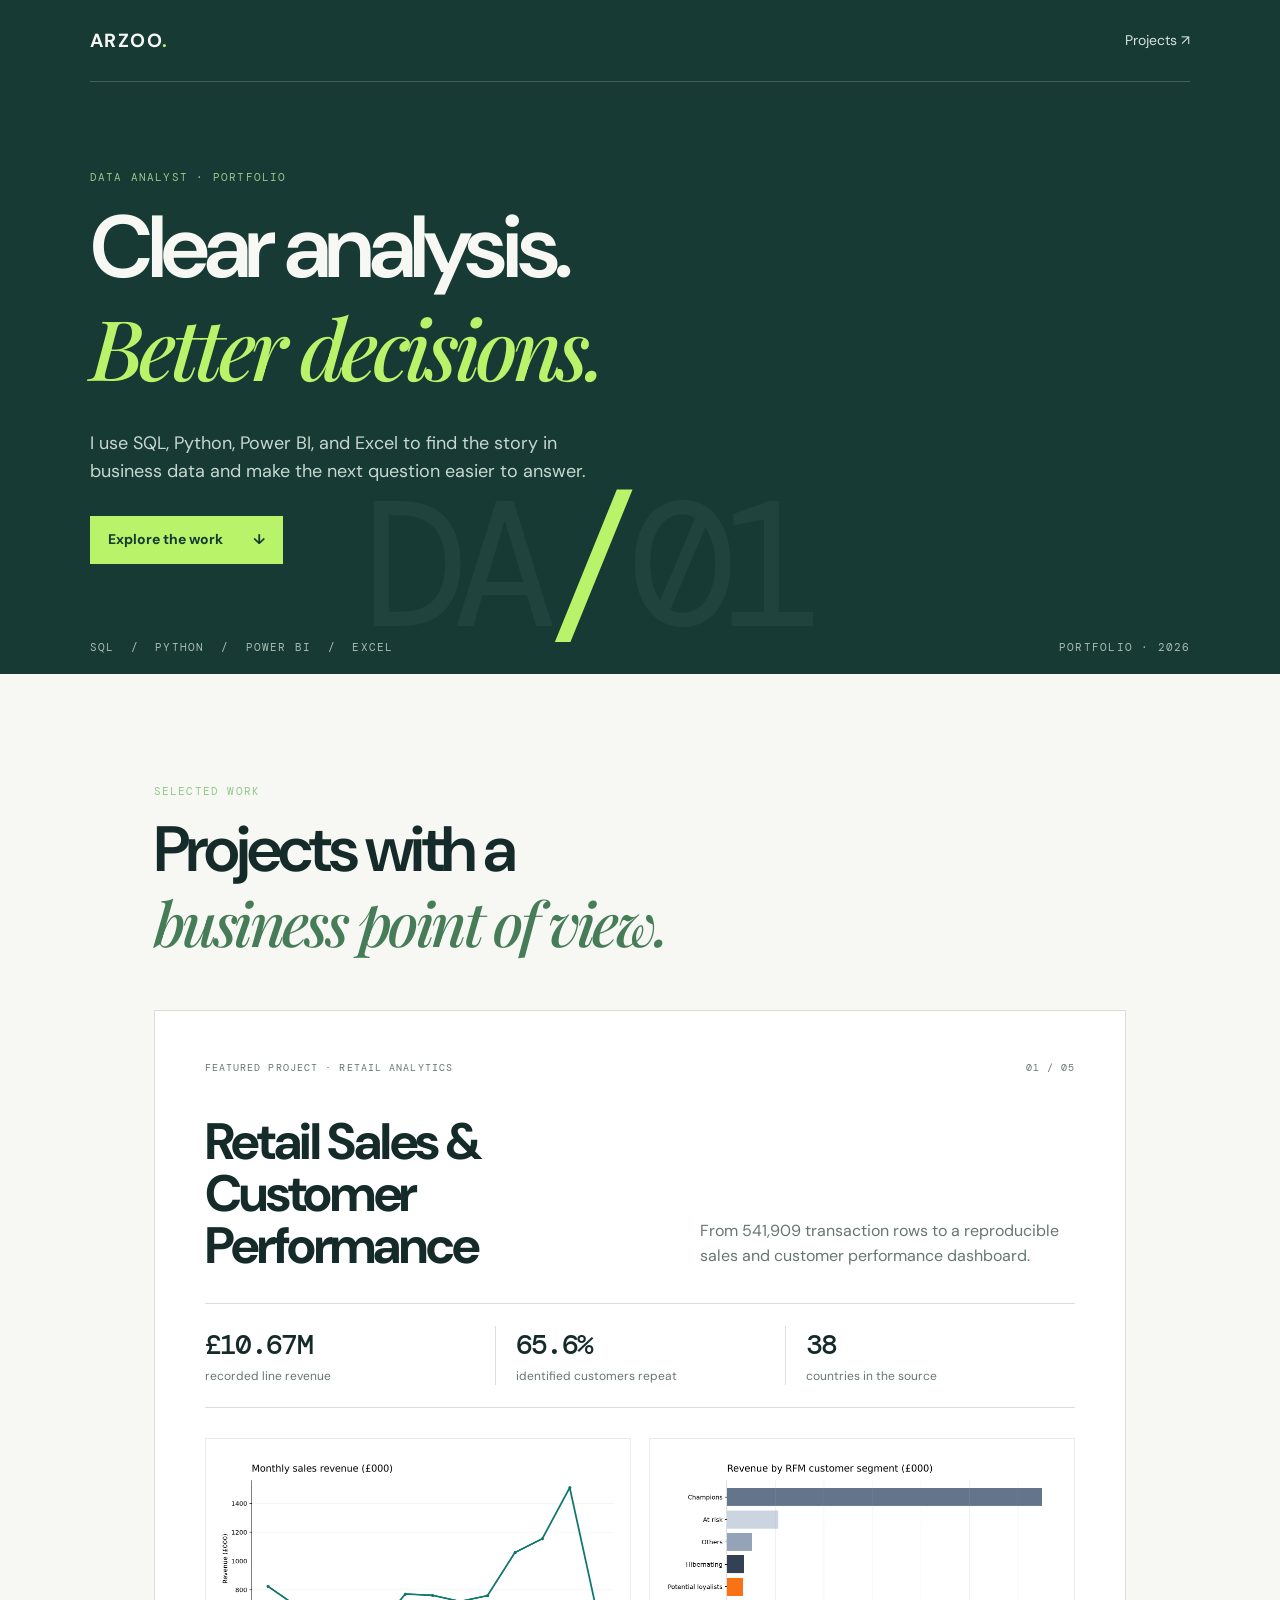
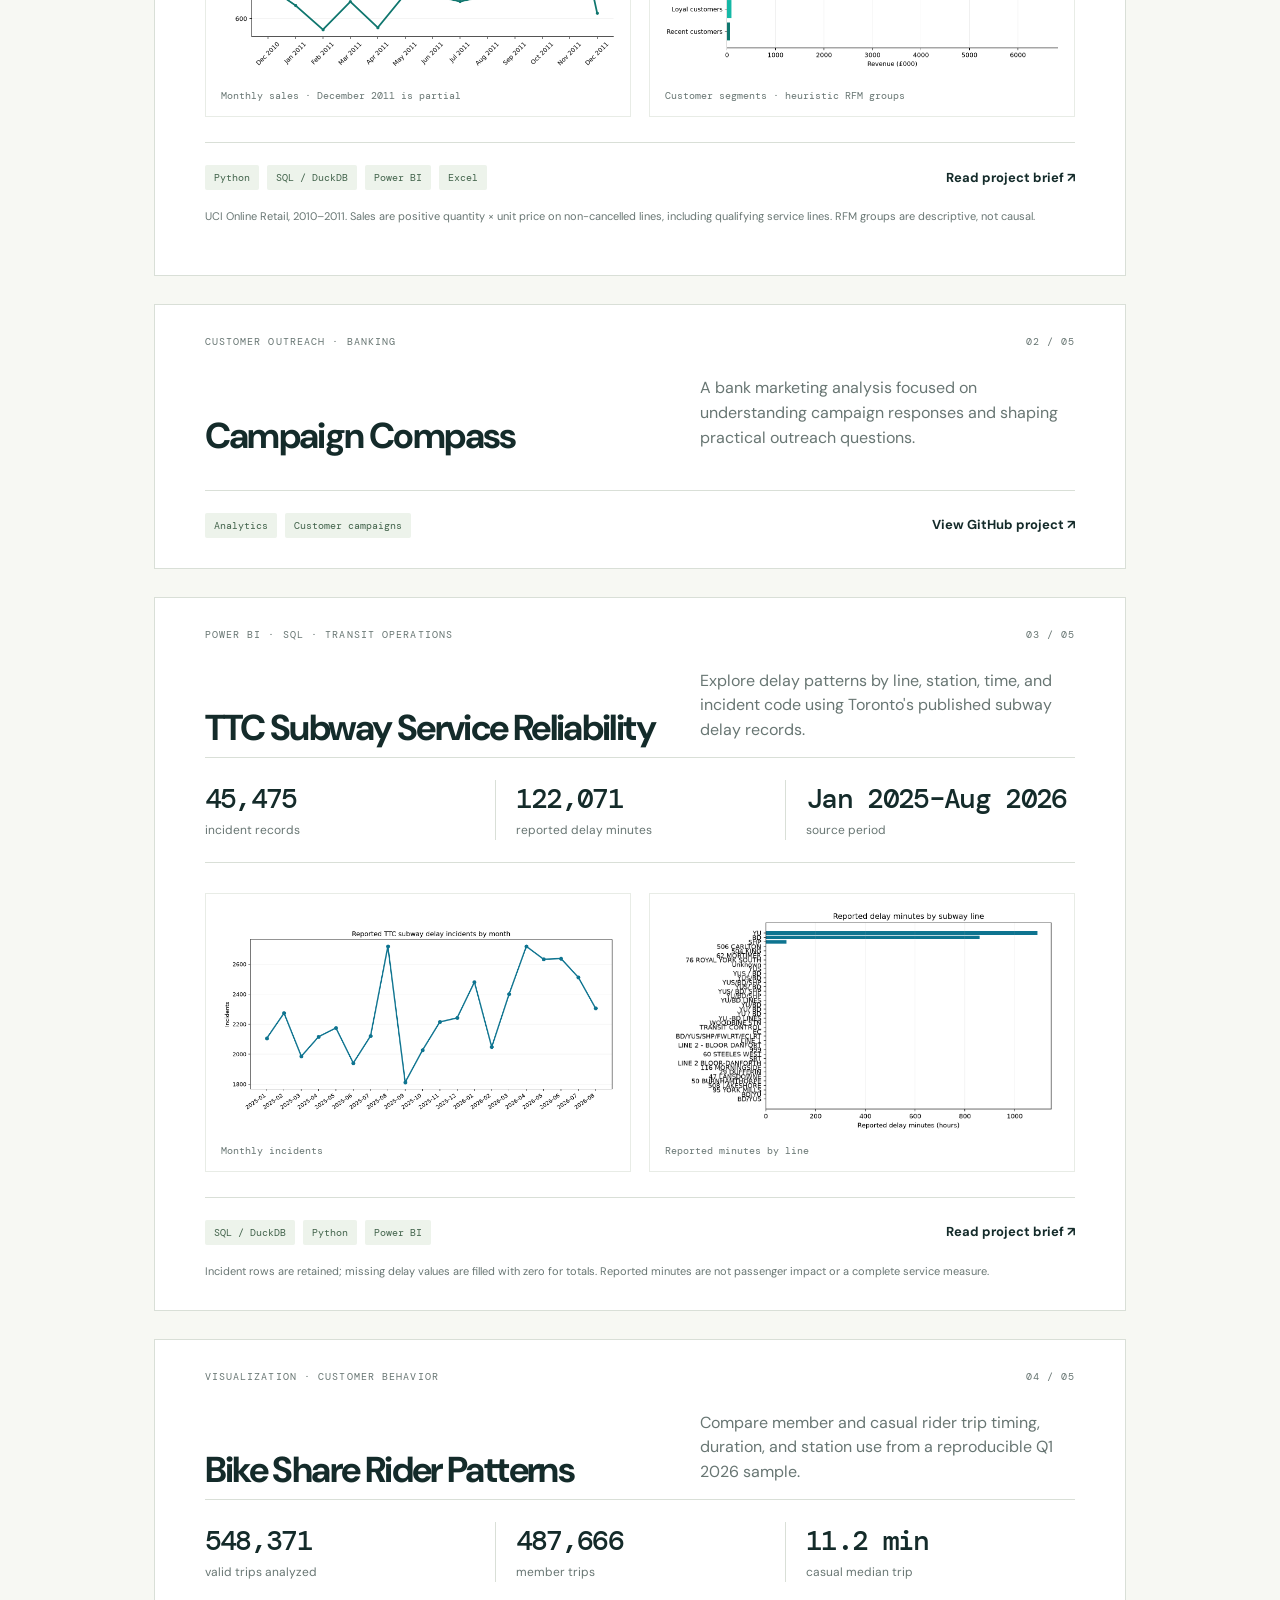
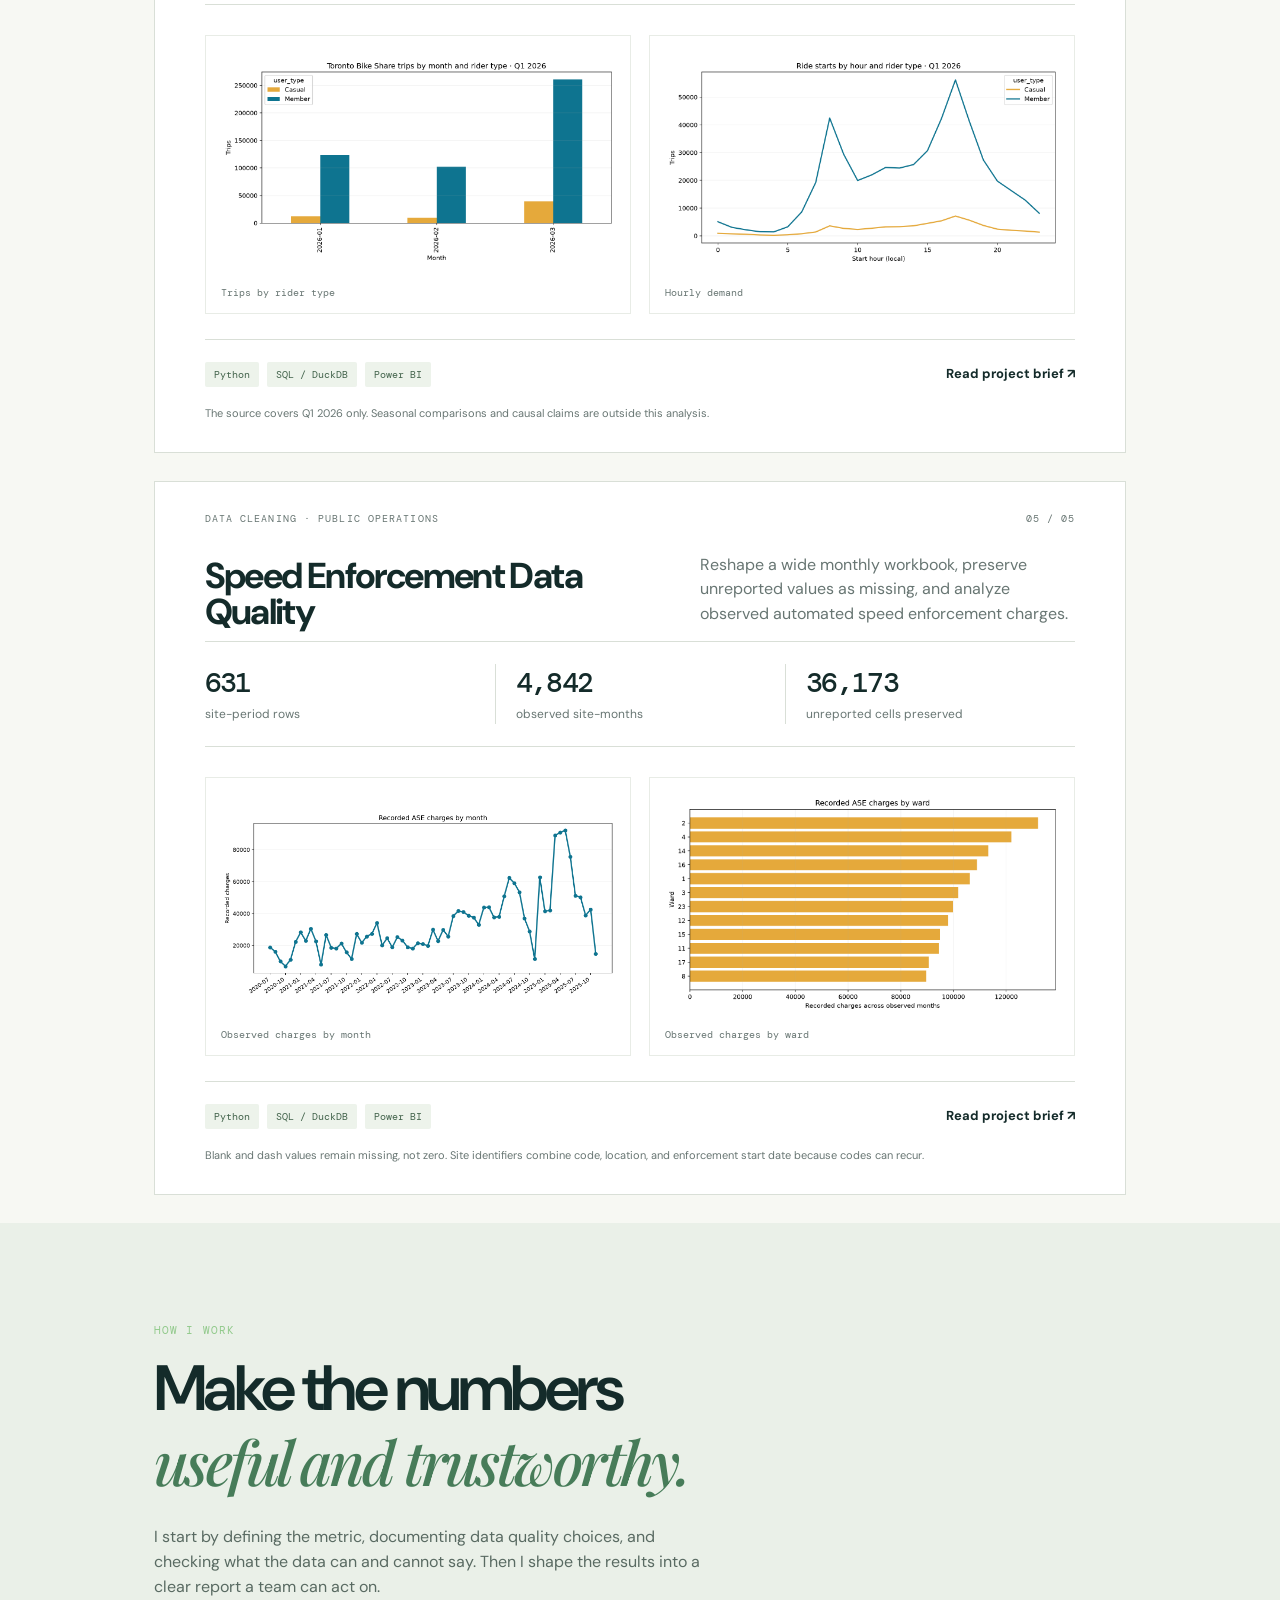
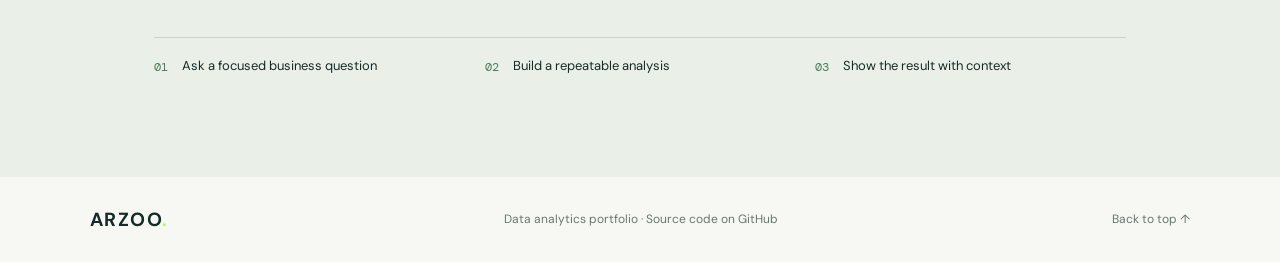
<file: index.html>
<!doctype html>
<html lang="en">
<head>
  <meta charset="utf-8">
  <meta name="viewport" content="width=device-width, initial-scale=1">
  <meta name="description" content="Arzoo's data analyst portfolio featuring SQL, Python, Power BI and Excel projects.">
  <title>Arzoo | Data Analytics Portfolio</title>
  <link rel="stylesheet" href="styles.css">
</head>
<body>
  <header class="hero">
    <nav><a class="brand" href="#top">ARZOO<span>.</span></a><a class="nav-link" href="#projects">Projects <span aria-hidden="true">↗</span></a></nav>
    <div class="hero-content" id="top">
      <p class="eyebrow">DATA ANALYST · PORTFOLIO</p>
      <h1>Clear analysis.<br><em>Better decisions.</em></h1>
      <p class="intro">I use SQL, Python, Power BI, and Excel to find the story in business data and make the next question easier to answer.</p>
      <a class="button" href="#projects">Explore the work <span aria-hidden="true">↓</span></a>
      <div class="hero-mark" aria-hidden="true">DA<span>/</span>01</div>
    </div>
    <div class="hero-foot"><span>SQL&nbsp; / &nbsp;PYTHON&nbsp; / &nbsp;POWER BI&nbsp; / &nbsp;EXCEL</span><span>PORTFOLIO · 2026</span></div>
  </header>
  <main id="projects">
    <section class="section-heading"><p class="eyebrow">SELECTED WORK</p><h2>Projects with a<br><em>business point of view.</em></h2></section>
    <article class="project-card">
      <div class="project-top"><span class="tag">FEATURED PROJECT · RETAIL ANALYTICS</span><span class="project-num">01 / 05</span></div>
      <div class="project-title"><h3>Retail Sales &amp;<br>Customer Performance</h3><p>From 541,909 transaction rows to a reproducible sales and customer performance dashboard.</p></div>
      <div class="metrics"><div><strong>£10.67M</strong><span>recorded line revenue</span></div><div><strong>65.6%</strong><span>identified customers repeat</span></div><div><strong>38</strong><span>countries in the source</span></div></div>
      <div class="charts"><figure><img src="assets/monthly_sales.png" alt="Monthly retail sales revenue from December 2010 through December 2011"><figcaption>Monthly sales · December 2011 is partial</figcaption></figure><figure><img src="assets/customer_segments.png" alt="Revenue across customer recency, frequency and monetary value segments"><figcaption>Customer segments · heuristic RFM groups</figcaption></figure></div>
      <div class="project-bottom"><div class="stack"><span>Python</span><span>SQL / DuckDB</span><span>Power BI</span><span>Excel</span></div><a href="retail-sales-customer-performance/">Read project brief <span aria-hidden="true">↗</span></a></div>
      <p class="fineprint">UCI Online Retail, 2010–2011. Sales are positive quantity × unit price on non-cancelled lines, including qualifying service lines. RFM groups are descriptive, not causal.</p>
    </article>
    <article class="project-card secondary">
      <div class="project-top"><span class="tag">CUSTOMER OUTREACH · BANKING</span><span class="project-num">02 / 05</span></div>
      <div class="project-title"><h3>Campaign Compass</h3><p>A bank marketing analysis focused on understanding campaign responses and shaping practical outreach questions.</p></div>
      <div class="project-bottom"><div class="stack"><span>Analytics</span><span>Customer campaigns</span></div><a href="https://github.com/arzoo4298/campaign-compass-bank-marketing">View GitHub project <span aria-hidden="true">↗</span></a></div>
    </article>
    <article class="project-card secondary">
      <div class="project-top"><span class="tag">POWER BI · SQL · TRANSIT OPERATIONS</span><span class="project-num">03 / 05</span></div>
      <div class="project-title"><h3>TTC Subway Service Reliability</h3><p>Explore delay patterns by line, station, time, and incident code using Toronto's published subway delay records.</p></div>
      <div class="metrics"><div><strong>45,475</strong><span>incident records</span></div><div><strong>122,071</strong><span>reported delay minutes</span></div><div><strong>Jan 2025–Aug 2026</strong><span>source period</span></div></div>
      <div class="charts"><figure><img src="assets/ttc_monthly_incidents.png" alt="Monthly TTC subway delay incidents"><figcaption>Monthly incidents</figcaption></figure><figure><img src="assets/ttc_line_delays.png" alt="Reported delay minutes by subway line"><figcaption>Reported minutes by line</figcaption></figure></div>
      <div class="project-bottom"><div class="stack"><span>SQL / DuckDB</span><span>Python</span><span>Power BI</span></div><a href="toronto-projects/ttc-service-reliability/">Read project brief <span aria-hidden="true">↗</span></a></div>
      <p class="fineprint">Incident rows are retained; missing delay values are filled with zero for totals. Reported minutes are not passenger impact or a complete service measure.</p>
    </article>
    <article class="project-card secondary">
      <div class="project-top"><span class="tag">VISUALIZATION · CUSTOMER BEHAVIOR</span><span class="project-num">04 / 05</span></div>
      <div class="project-title"><h3>Bike Share Rider Patterns</h3><p>Compare member and casual rider trip timing, duration, and station use from a reproducible Q1 2026 sample.</p></div>
      <div class="metrics"><div><strong>548,371</strong><span>valid trips analyzed</span></div><div><strong>487,666</strong><span>member trips</span></div><div><strong>11.2 min</strong><span>casual median trip</span></div></div>
      <div class="charts"><figure><img src="assets/bike_monthly_riders.png" alt="Monthly rides split by member and casual user types"><figcaption>Trips by rider type</figcaption></figure><figure><img src="assets/bike_hourly_demand.png" alt="Hourly bike share demand split by rider type"><figcaption>Hourly demand</figcaption></figure></div>
      <div class="project-bottom"><div class="stack"><span>Python</span><span>SQL / DuckDB</span><span>Power BI</span></div><a href="toronto-projects/toronto-bike-share-rider-patterns/">Read project brief <span aria-hidden="true">↗</span></a></div>
      <p class="fineprint">The source covers Q1 2026 only. Seasonal comparisons and causal claims are outside this analysis.</p>
    </article>
    <article class="project-card secondary">
      <div class="project-top"><span class="tag">DATA CLEANING · PUBLIC OPERATIONS</span><span class="project-num">05 / 05</span></div>
      <div class="project-title"><h3>Speed Enforcement Data Quality</h3><p>Reshape a wide monthly workbook, preserve unreported values as missing, and analyze observed automated speed enforcement charges.</p></div>
      <div class="metrics"><div><strong>631</strong><span>site-period rows</span></div><div><strong>4,842</strong><span>observed site-months</span></div><div><strong>36,173</strong><span>unreported cells preserved</span></div></div>
      <div class="charts"><figure><img src="assets/ase_monthly_charges.png" alt="Monthly automated speed enforcement charges"><figcaption>Observed charges by month</figcaption></figure><figure><img src="assets/ase_ward_charges.png" alt="Automated speed enforcement charges by ward"><figcaption>Observed charges by ward</figcaption></figure></div>
      <div class="project-bottom"><div class="stack"><span>Python</span><span>SQL / DuckDB</span><span>Power BI</span></div><a href="toronto-projects/toronto-speed-enforcement-data-quality/">Read project brief <span aria-hidden="true">↗</span></a></div>
      <p class="fineprint">Blank and dash values remain missing, not zero. Site identifiers combine code, location, and enforcement start date because codes can recur.</p>
    </article>
    <section class="about"><p class="eyebrow">HOW I WORK</p><h2>Make the numbers<br><em>useful and trustworthy.</em></h2><p>I start by defining the metric, documenting data quality choices, and checking what the data can and cannot say. Then I shape the results into a clear report a team can act on.</p><div class="principles"><div><b>01</b><span>Ask a focused business question</span></div><div><b>02</b><span>Build a repeatable analysis</span></div><div><b>03</b><span>Show the result with context</span></div></div></section>
  </main>
  <footer><a class="brand" href="#top">ARZOO<span>.</span></a><span>Data analytics portfolio · Source code on <a href="https://github.com/arzoo4298/Data-Analyst">GitHub</a></span><a href="#top">Back to top ↑</a></footer>
</body>
</html>
</file>
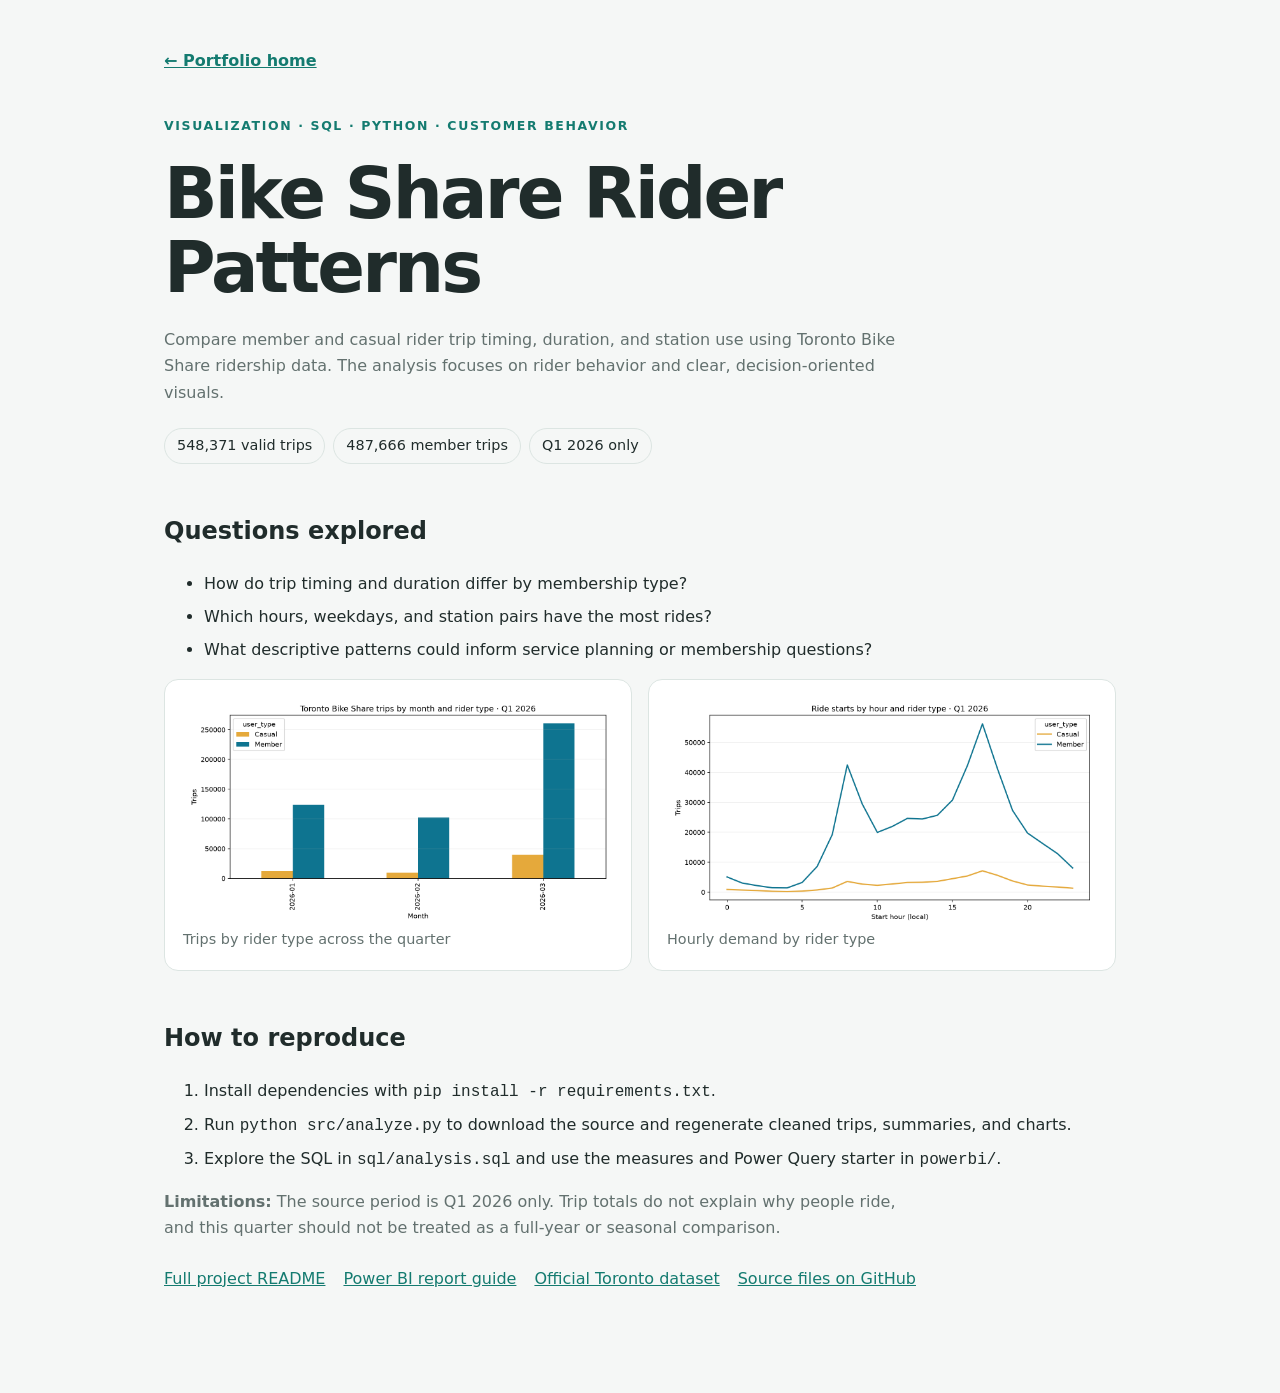
<file: toronto-projects/toronto-bike-share-rider-patterns/index.html>
<!doctype html>
<html lang="en"><head><meta charset="utf-8"><meta name="viewport" content="width=device-width,initial-scale=1"><title>Bike Share Rider Patterns | Arzoo</title><style>
:root{color-scheme:light;--ink:#202c2b;--muted:#63716f;--line:#dce5e2;--accent:#147b70}*{box-sizing:border-box}body{margin:0;background:#f5f7f6;color:var(--ink);font:16px/1.65 system-ui,-apple-system,Segoe UI,sans-serif}main{max-width:1000px;margin:auto;padding:48px 24px 80px}a{color:var(--accent)}.back{font-weight:650}.eyebrow{text-transform:uppercase;letter-spacing:.13em;color:var(--accent);font-weight:700;font-size:.78rem;margin-top:42px}h1{font-size:clamp(2.3rem,6vw,4.4rem);line-height:1.05;letter-spacing:-.04em;margin:.3em 0}h2{margin-top:48px}p{max-width:760px;color:var(--muted)}.tags{display:flex;gap:8px;flex-wrap:wrap;margin:22px 0}.tags span{border:1px solid var(--line);border-radius:99px;padding:5px 12px;font-size:.9rem}.charts{display:grid;grid-template-columns:repeat(auto-fit,minmax(280px,1fr));gap:16px}figure{background:white;border:1px solid var(--line);border-radius:14px;padding:18px;margin:0}img{display:block;width:100%;height:auto;border-radius:8px}figcaption{color:var(--muted);font-size:.9rem}.links{display:flex;gap:18px;flex-wrap:wrap;margin:24px 0}li{margin:.4em 0}@media(max-width:600px){main{padding:28px 16px 56px}}
</style></head><body><main>
<a class="back" href="../../">← Portfolio home</a><p class="eyebrow">Visualization · SQL · Python · customer behavior</p><h1>Bike Share Rider Patterns</h1>
<p>Compare member and casual rider trip timing, duration, and station use using Toronto Bike Share ridership data. The analysis focuses on rider behavior and clear, decision-oriented visuals.</p>
<div class="tags"><span>548,371 valid trips</span><span>487,666 member trips</span><span>Q1 2026 only</span></div>
<h2>Questions explored</h2><ul><li>How do trip timing and duration differ by membership type?</li><li>Which hours, weekdays, and station pairs have the most rides?</li><li>What descriptive patterns could inform service planning or membership questions?</li></ul>
<div class="charts"><figure><img src="images/monthly_rider_type.png" alt="Trips by member and casual rider"><figcaption>Trips by rider type across the quarter</figcaption></figure><figure><img src="images/hourly_demand.png" alt="Hourly ride demand by rider type"><figcaption>Hourly demand by rider type</figcaption></figure></div>
<h2>How to reproduce</h2><ol><li>Install dependencies with <code>pip install -r requirements.txt</code>.</li><li>Run <code>python src/analyze.py</code> to download the source and regenerate cleaned trips, summaries, and charts.</li><li>Explore the SQL in <code>sql/analysis.sql</code> and use the measures and Power Query starter in <code>powerbi/</code>.</li></ol>
<p><strong>Limitations:</strong> The source period is Q1 2026 only. Trip totals do not explain why people ride, and this quarter should not be treated as a full-year or seasonal comparison.</p>
<div class="links"><a href="README.md">Full project README</a><a href="powerbi/README.md">Power BI report guide</a><a href="https://open.toronto.ca/dataset/bike-share-toronto-ridership-data/">Official Toronto dataset</a><a href="https://github.com/arzoo4298/Data-Analyst/tree/main/toronto-projects/toronto-bike-share-rider-patterns">Source files on GitHub</a></div>
</main></body></html>
</file>
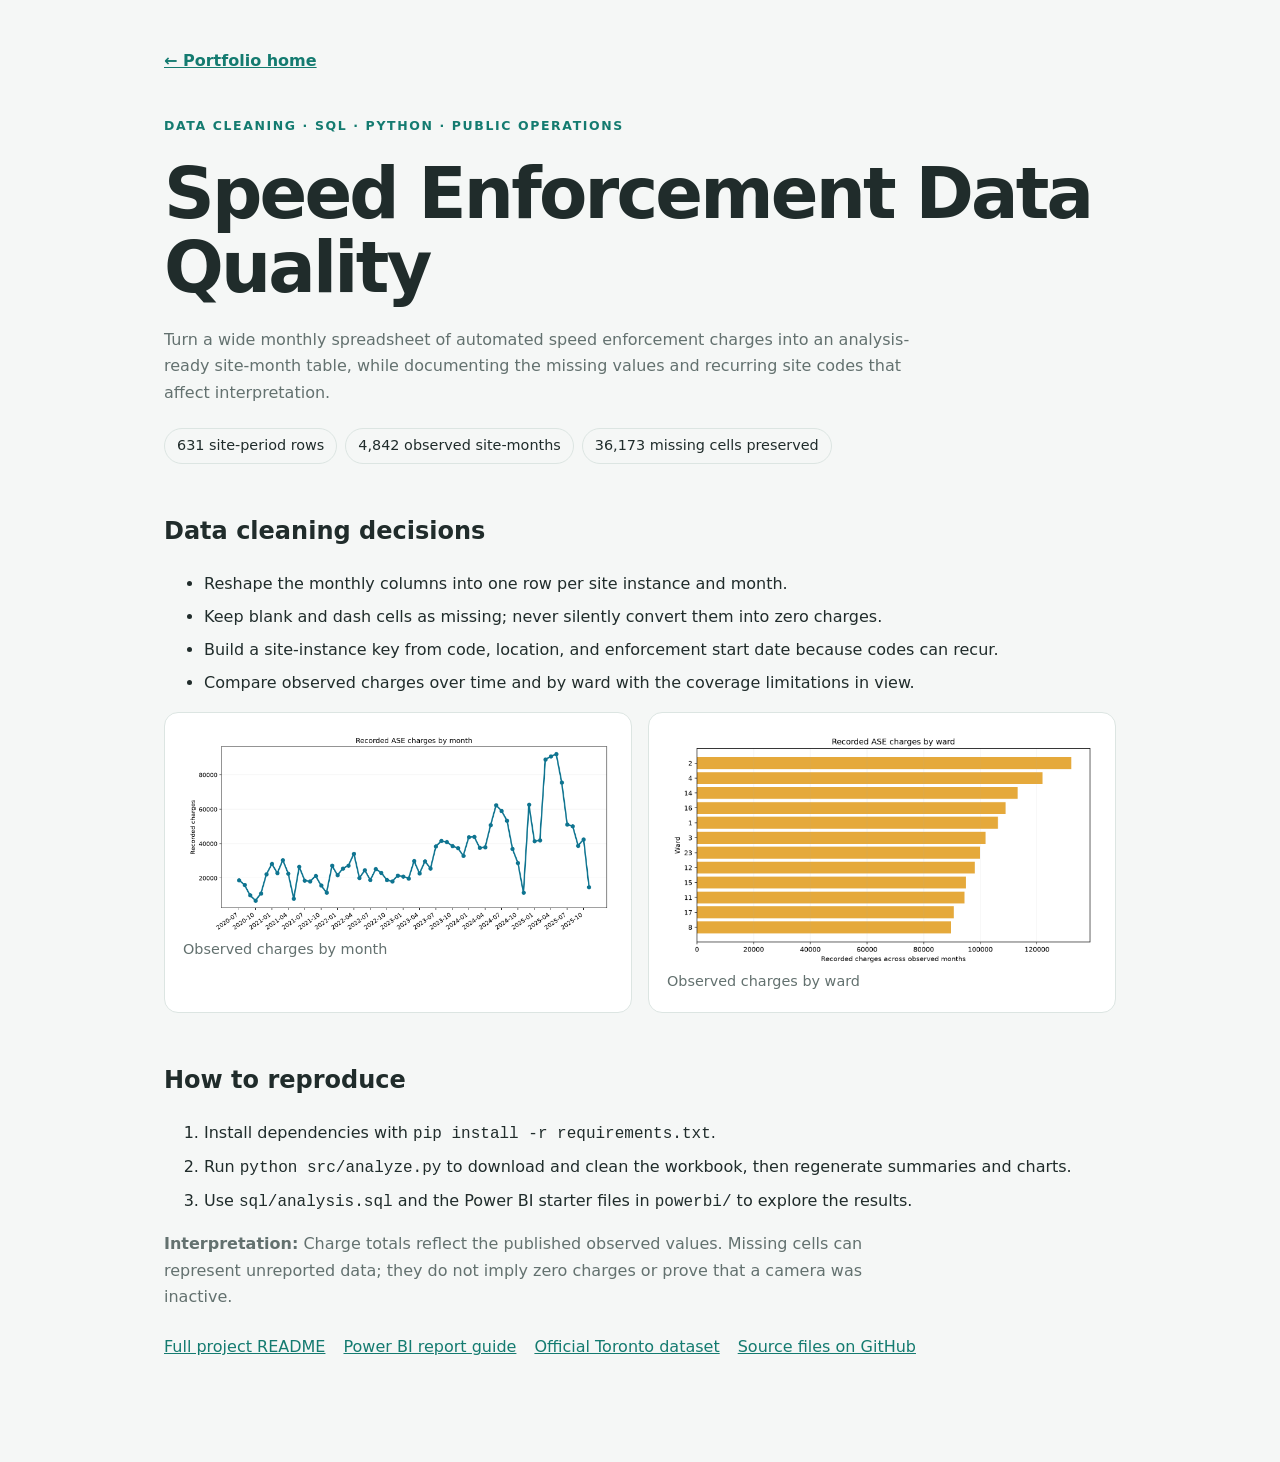
<file: toronto-projects/toronto-speed-enforcement-data-quality/index.html>
<!doctype html>
<html lang="en"><head><meta charset="utf-8"><meta name="viewport" content="width=device-width,initial-scale=1"><title>Speed Enforcement Data Quality | Arzoo</title><style>
:root{color-scheme:light;--ink:#202c2b;--muted:#63716f;--line:#dce5e2;--accent:#147b70}*{box-sizing:border-box}body{margin:0;background:#f5f7f6;color:var(--ink);font:16px/1.65 system-ui,-apple-system,Segoe UI,sans-serif}main{max-width:1000px;margin:auto;padding:48px 24px 80px}a{color:var(--accent)}.back{font-weight:650}.eyebrow{text-transform:uppercase;letter-spacing:.13em;color:var(--accent);font-weight:700;font-size:.78rem;margin-top:42px}h1{font-size:clamp(2.3rem,6vw,4.4rem);line-height:1.05;letter-spacing:-.04em;margin:.3em 0}h2{margin-top:48px}p{max-width:760px;color:var(--muted)}.tags{display:flex;gap:8px;flex-wrap:wrap;margin:22px 0}.tags span{border:1px solid var(--line);border-radius:99px;padding:5px 12px;font-size:.9rem}.charts{display:grid;grid-template-columns:repeat(auto-fit,minmax(280px,1fr));gap:16px}figure{background:white;border:1px solid var(--line);border-radius:14px;padding:18px;margin:0}img{display:block;width:100%;height:auto;border-radius:8px}figcaption{color:var(--muted);font-size:.9rem}.links{display:flex;gap:18px;flex-wrap:wrap;margin:24px 0}li{margin:.4em 0}@media(max-width:600px){main{padding:28px 16px 56px}}
</style></head><body><main>
<a class="back" href="../../">← Portfolio home</a><p class="eyebrow">Data cleaning · SQL · Python · public operations</p><h1>Speed Enforcement Data Quality</h1>
<p>Turn a wide monthly spreadsheet of automated speed enforcement charges into an analysis-ready site-month table, while documenting the missing values and recurring site codes that affect interpretation.</p>
<div class="tags"><span>631 site-period rows</span><span>4,842 observed site-months</span><span>36,173 missing cells preserved</span></div>
<h2>Data cleaning decisions</h2><ul><li>Reshape the monthly columns into one row per site instance and month.</li><li>Keep blank and dash cells as missing; never silently convert them into zero charges.</li><li>Build a site-instance key from code, location, and enforcement start date because codes can recur.</li><li>Compare observed charges over time and by ward with the coverage limitations in view.</li></ul>
<div class="charts"><figure><img src="images/monthly_charges.png" alt="Monthly observed automated speed enforcement charges"><figcaption>Observed charges by month</figcaption></figure><figure><img src="images/ward_charges.png" alt="Observed charges by ward"><figcaption>Observed charges by ward</figcaption></figure></div>
<h2>How to reproduce</h2><ol><li>Install dependencies with <code>pip install -r requirements.txt</code>.</li><li>Run <code>python src/analyze.py</code> to download and clean the workbook, then regenerate summaries and charts.</li><li>Use <code>sql/analysis.sql</code> and the Power BI starter files in <code>powerbi/</code> to explore the results.</li></ol>
<p><strong>Interpretation:</strong> Charge totals reflect the published observed values. Missing cells can represent unreported data; they do not imply zero charges or prove that a camera was inactive.</p>
<div class="links"><a href="README.md">Full project README</a><a href="powerbi/README.md">Power BI report guide</a><a href="https://open.toronto.ca/dataset/537923d1-a6c8-4b9c-9d55-fa47d9d7ddab/">Official Toronto dataset</a><a href="https://github.com/arzoo4298/Data-Analyst/tree/main/toronto-projects/toronto-speed-enforcement-data-quality">Source files on GitHub</a></div>
</main></body></html>
</file>
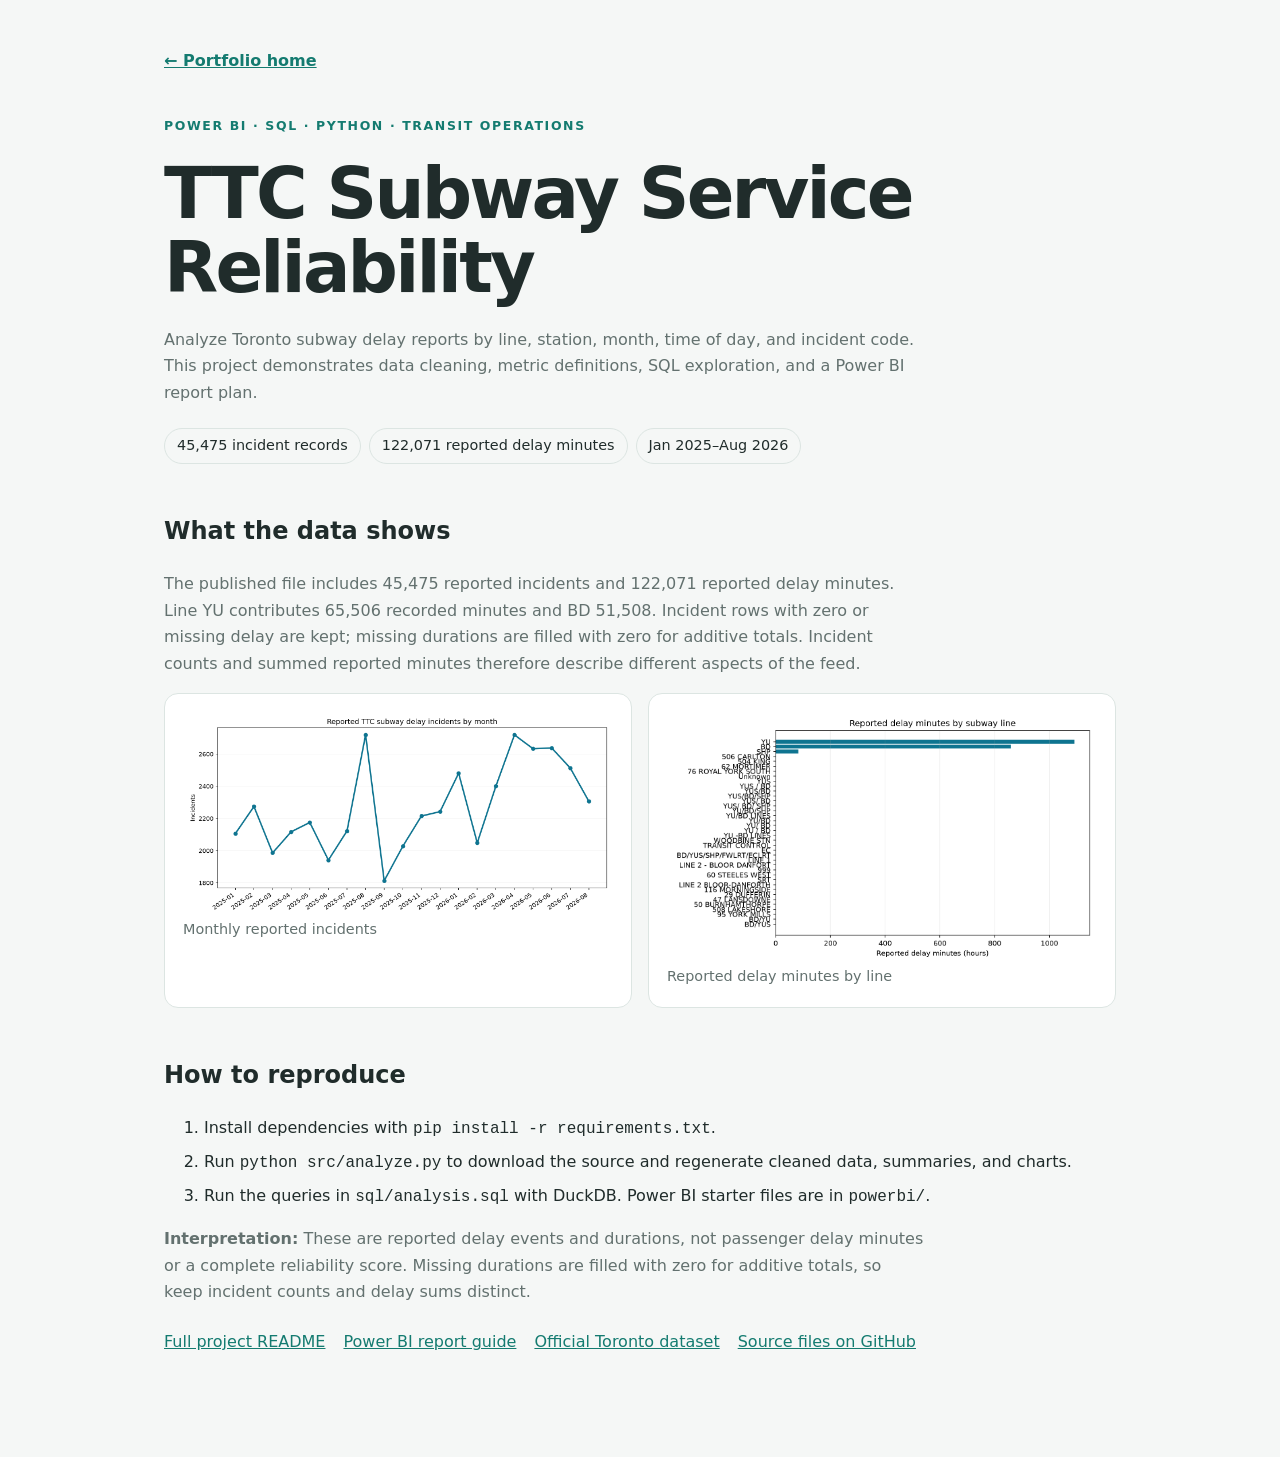
<file: toronto-projects/ttc-service-reliability/index.html>
<!doctype html>
<html lang="en"><head><meta charset="utf-8"><meta name="viewport" content="width=device-width,initial-scale=1"><title>TTC Subway Service Reliability | Arzoo</title><style>
:root{color-scheme:light;--ink:#202c2b;--muted:#63716f;--line:#dce5e2;--accent:#147b70}*{box-sizing:border-box}body{margin:0;background:#f5f7f6;color:var(--ink);font:16px/1.65 system-ui,-apple-system,Segoe UI,sans-serif}main{max-width:1000px;margin:auto;padding:48px 24px 80px}a{color:var(--accent)}.back{font-weight:650}.eyebrow{text-transform:uppercase;letter-spacing:.13em;color:var(--accent);font-weight:700;font-size:.78rem;margin-top:42px}h1{font-size:clamp(2.3rem,6vw,4.4rem);line-height:1.05;letter-spacing:-.04em;margin:.3em 0}h2{margin-top:48px}p{max-width:760px;color:var(--muted)}.tags{display:flex;gap:8px;flex-wrap:wrap;margin:22px 0}.tags span{border:1px solid var(--line);border-radius:99px;padding:5px 12px;font-size:.9rem}.metrics,.charts{display:grid;grid-template-columns:repeat(auto-fit,minmax(240px,1fr));gap:16px}.metrics div,figure{background:white;border:1px solid var(--line);border-radius:14px;padding:18px;margin:0}.metrics strong{display:block;font-size:1.7rem}.metrics span,figcaption{color:var(--muted);font-size:.9rem}img{display:block;width:100%;height:auto;border-radius:8px}li{margin:.4em 0}.links{display:flex;gap:18px;flex-wrap:wrap;margin:24px 0}@media(max-width:600px){main{padding:28px 16px 56px}}
</style></head><body><main>
<a class="back" href="../../">← Portfolio home</a><p class="eyebrow">Power BI · SQL · Python · transit operations</p><h1>TTC Subway Service Reliability</h1>
<p>Analyze Toronto subway delay reports by line, station, month, time of day, and incident code. This project demonstrates data cleaning, metric definitions, SQL exploration, and a Power BI report plan.</p>
<div class="tags"><span>45,475 incident records</span><span>122,071 reported delay minutes</span><span>Jan 2025–Aug 2026</span></div>
<h2>What the data shows</h2><p>The published file includes 45,475 reported incidents and 122,071 reported delay minutes. Line YU contributes 65,506 recorded minutes and BD 51,508. Incident rows with zero or missing delay are kept; missing durations are filled with zero for additive totals. Incident counts and summed reported minutes therefore describe different aspects of the feed.</p>
<div class="charts"><figure><img src="images/monthly_incidents.png" alt="Monthly TTC delay incident counts"><figcaption>Monthly reported incidents</figcaption></figure><figure><img src="images/line_delays.png" alt="Delay minutes by subway line"><figcaption>Reported delay minutes by line</figcaption></figure></div>
<h2>How to reproduce</h2><ol><li>Install dependencies with <code>pip install -r requirements.txt</code>.</li><li>Run <code>python src/analyze.py</code> to download the source and regenerate cleaned data, summaries, and charts.</li><li>Run the queries in <code>sql/analysis.sql</code> with DuckDB. Power BI starter files are in <code>powerbi/</code>.</li></ol>
<p><strong>Interpretation:</strong> These are reported delay events and durations, not passenger delay minutes or a complete reliability score. Missing durations are filled with zero for additive totals, so keep incident counts and delay sums distinct.</p>
<div class="links"><a href="README.md">Full project README</a><a href="powerbi/README.md">Power BI report guide</a><a href="https://open.toronto.ca/dataset/996cfe8d-fb35-40ce-b569-698d51fc683b/">Official Toronto dataset</a><a href="https://github.com/arzoo4298/Data-Analyst/tree/main/toronto-projects/ttc-service-reliability">Source files on GitHub</a></div>
</main></body></html>
</file>
<file: styles.css>
@import url('https://fonts.googleapis.com/css2?family=DM+Mono:wght@400;500&family=DM+Sans:wght@400;500;600;700&family=Playfair+Display:ital,wght@0,500;0,600;1,500;1,600&display=swap');
:root{--ink:#142b2a;--paper:#f7f8f3;--green:#b8f36a;--muted:#687673;--line:#d9dfd7;--white:#fff}*{box-sizing:border-box}html{scroll-behavior:smooth}body{margin:0;background:var(--paper);color:var(--ink);font:16px/1.55 'DM Sans',Arial,sans-serif}a{color:inherit}header.hero{min-height:620px;background:#173a34;color:var(--paper);padding:0 clamp(24px,7vw,112px);position:relative;overflow:hidden}nav{height:82px;border-bottom:1px solid #ffffff30;display:flex;justify-content:space-between;align-items:center}.brand{text-decoration:none;font-size:19px;font-weight:700;letter-spacing:.08em}.brand span{color:var(--green)}.nav-link{text-decoration:none;color:#d8e3de;font-size:14px}.hero-content{padding:88px 0 110px;max-width:720px;position:relative;z-index:1}.eyebrow,.tag,.project-num,.hero-foot,.stack{font:11px 'DM Mono',monospace;letter-spacing:.11em}.eyebrow{color:#91c98b;margin:0 0 20px}.hero h1,.section-heading h2,.about h2{font-size:clamp(48px,7vw,88px);line-height:.99;letter-spacing:-.055em;margin:0;font-weight:600}.hero h1 em,.section-heading h2 em,.about h2 em{font:italic 500 .95em 'Playfair Display',serif;color:var(--green)}.intro{font-size:18px;color:#c8d7d0;max-width:540px;margin:28px 0 30px}.button{display:inline-flex;gap:30px;align-items:center;background:var(--green);color:#173a34;text-decoration:none;padding:13px 18px;font-weight:700;font-size:14px}.hero-mark{position:absolute;right:2px;bottom:18px;font:clamp(78px,14vw,180px)/1 'DM Mono',monospace;color:#ffffff0c;letter-spacing:-.1em}.hero-mark span{color:#b8f36a}.hero-foot{position:absolute;bottom:20px;left:clamp(24px,7vw,112px);right:clamp(24px,7vw,112px);display:flex;justify-content:space-between;color:#a8bcb3}.section-heading{padding:110px clamp(24px,12vw,190px) 48px}.section-heading h2,.about h2{font-size:clamp(42px,5vw,64px)}.section-heading h2 em,.about h2 em{color:#477c59}.project-card{margin:0 clamp(24px,12vw,190px) 28px;background:var(--white);border:1px solid var(--line);padding:clamp(22px,4vw,50px)}.project-top,.project-bottom{display:flex;justify-content:space-between;align-items:center;gap:20px}.tag,.project-num{color:var(--muted);font-size:10px}.project-title{display:grid;grid-template-columns:1.1fr .9fr;gap:36px;align-items:end;padding:42px 0 30px}.project-title h3{font-size:clamp(32px,4vw,52px);line-height:1.02;letter-spacing:-.045em;margin:0}.project-title p{color:var(--muted);max-width:390px;margin:0 0 4px}.metrics{display:grid;grid-template-columns:repeat(3,1fr);border-top:1px solid var(--line);border-bottom:1px solid var(--line);padding:22px 0;margin-bottom:30px}.metrics div{display:flex;flex-direction:column;padding-left:20px;border-left:1px solid var(--line)}.metrics div:first-child{padding-left:0;border:0}.metrics strong{font:500 28px 'DM Mono',monospace;letter-spacing:-.06em}.metrics span{font-size:12px;color:var(--muted);margin-top:4px}.charts{display:grid;grid-template-columns:1fr 1fr;gap:18px}.charts figure{margin:0;border:1px solid #e8ece6;padding:12px;background:#fff}.charts img{width:100%;height:230px;object-fit:contain;display:block}.charts figcaption{font:10px 'DM Mono',monospace;color:var(--muted);padding:8px 3px 2px}.project-bottom{border-top:1px solid var(--line);margin-top:25px;padding-top:22px}.stack{display:flex;flex-wrap:wrap;gap:8px}.stack span{background:#edf3eb;border-radius:2px;padding:6px 9px;color:#42634b;font-size:10px;letter-spacing:0}.project-bottom>a{font-size:13px;font-weight:700;text-decoration:none}.project-bottom>a:hover,footer a:hover{color:#477c59}.fineprint{margin:18px 0 0;color:var(--muted);font-size:11px}.secondary{padding-block:30px}.secondary .project-title{padding:28px 0 10px}.secondary .project-title h3{font-size:36px}.secondary .project-title p{align-self:center}.about{padding:100px clamp(24px,12vw,190px);background:#eaf0e8}.about>p:not(.eyebrow){max-width:560px;color:#596a62;margin:24px 0 38px}.principles{display:grid;grid-template-columns:repeat(3,1fr);gap:20px;border-top:1px solid #c9d6c8;padding-top:18px}.principles div{display:flex;gap:14px;align-items:center;font-size:13px}.principles b{font:12px 'DM Mono',monospace;color:#477c59}footer{padding:28px clamp(24px,7vw,112px);display:flex;justify-content:space-between;align-items:center;gap:16px;color:var(--muted);font-size:12px}footer .brand{color:var(--ink)}footer a{text-decoration:none} @media(max-width:720px){header.hero{min-height:590px}.hero-content{padding-top:90px}.hero-foot{font-size:9px}.section-heading{padding-top:76px}.project-title{grid-template-columns:1fr;gap:14px;padding-top:28px}.metrics{gap:8px}.metrics div{padding-left:10px}.metrics strong{font-size:20px}.metrics span{font-size:10px}.charts{grid-template-columns:1fr}.charts img{height:auto;max-height:240px}.project-bottom{align-items:flex-start;flex-direction:column}.principles{grid-template-columns:1fr}.about{padding-top:76px;padding-bottom:76px}footer{flex-wrap:wrap}footer>span{order:3;width:100%}}
</file>
